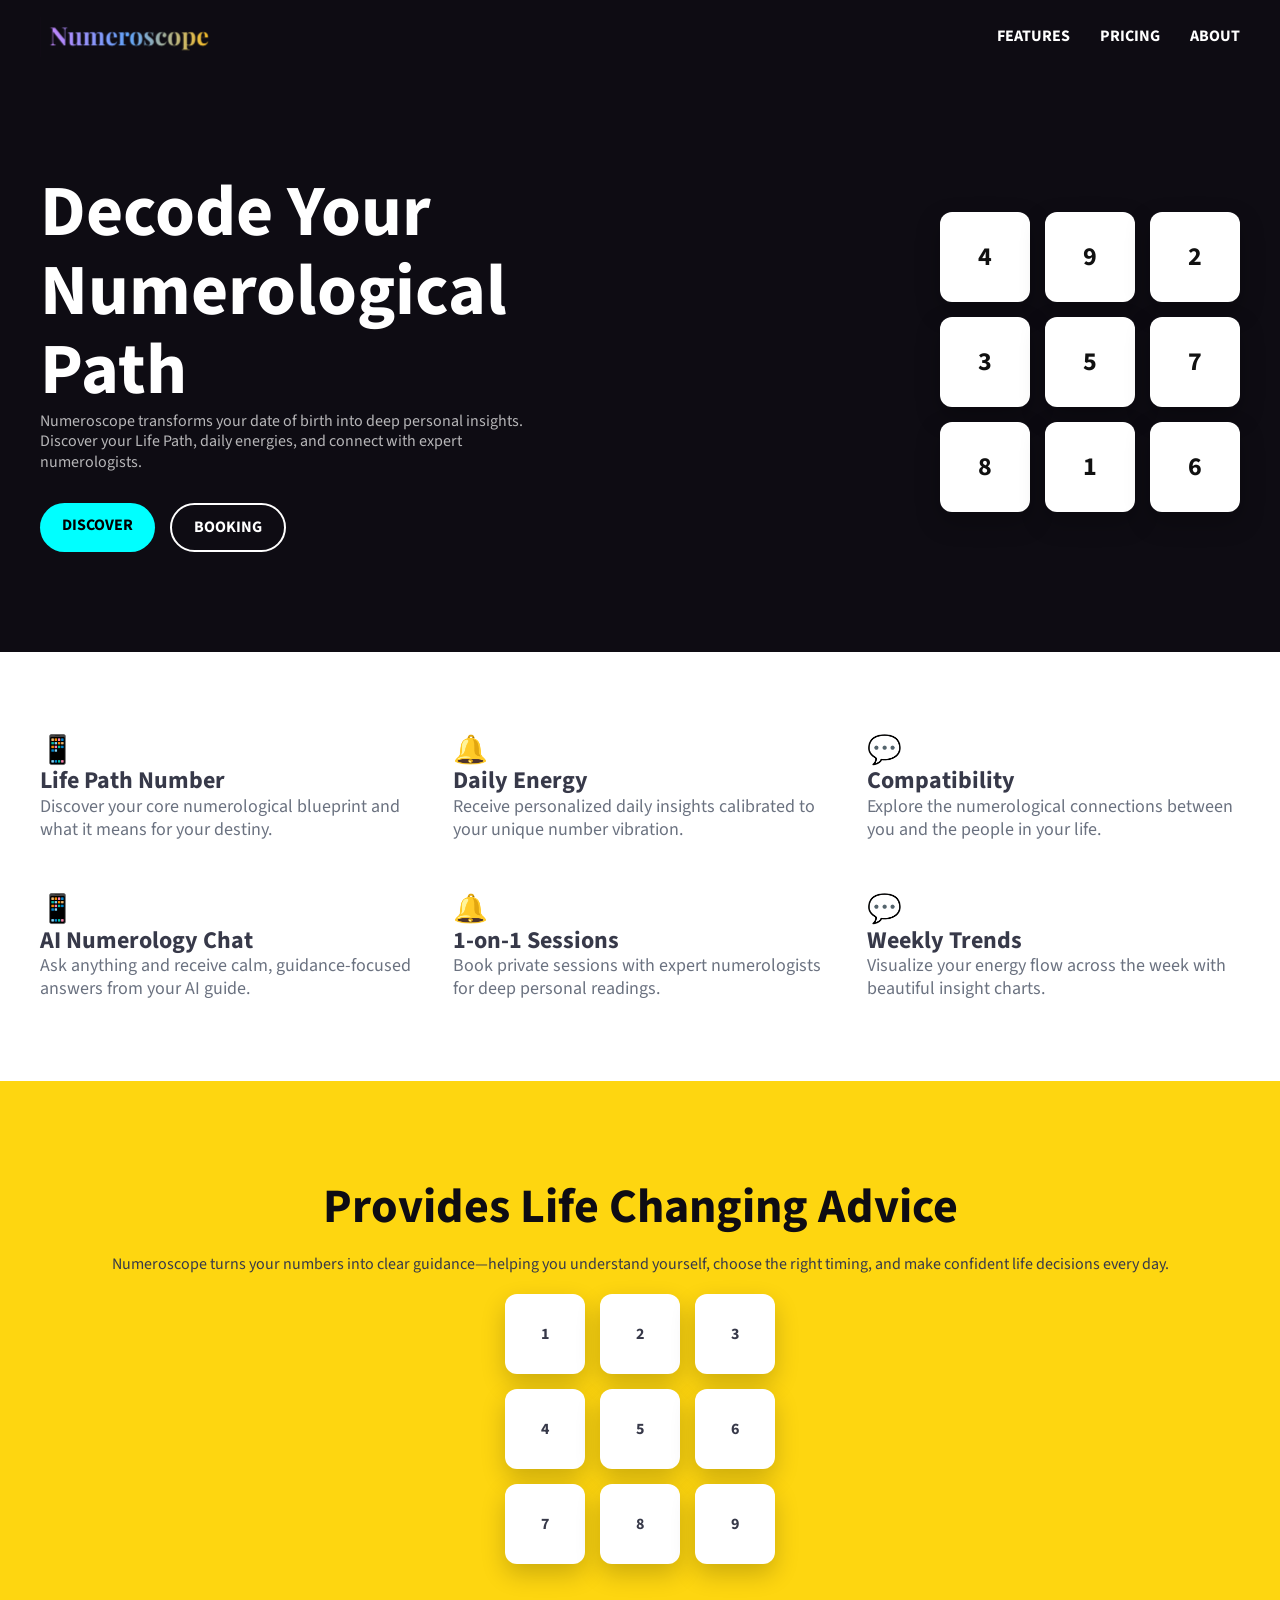
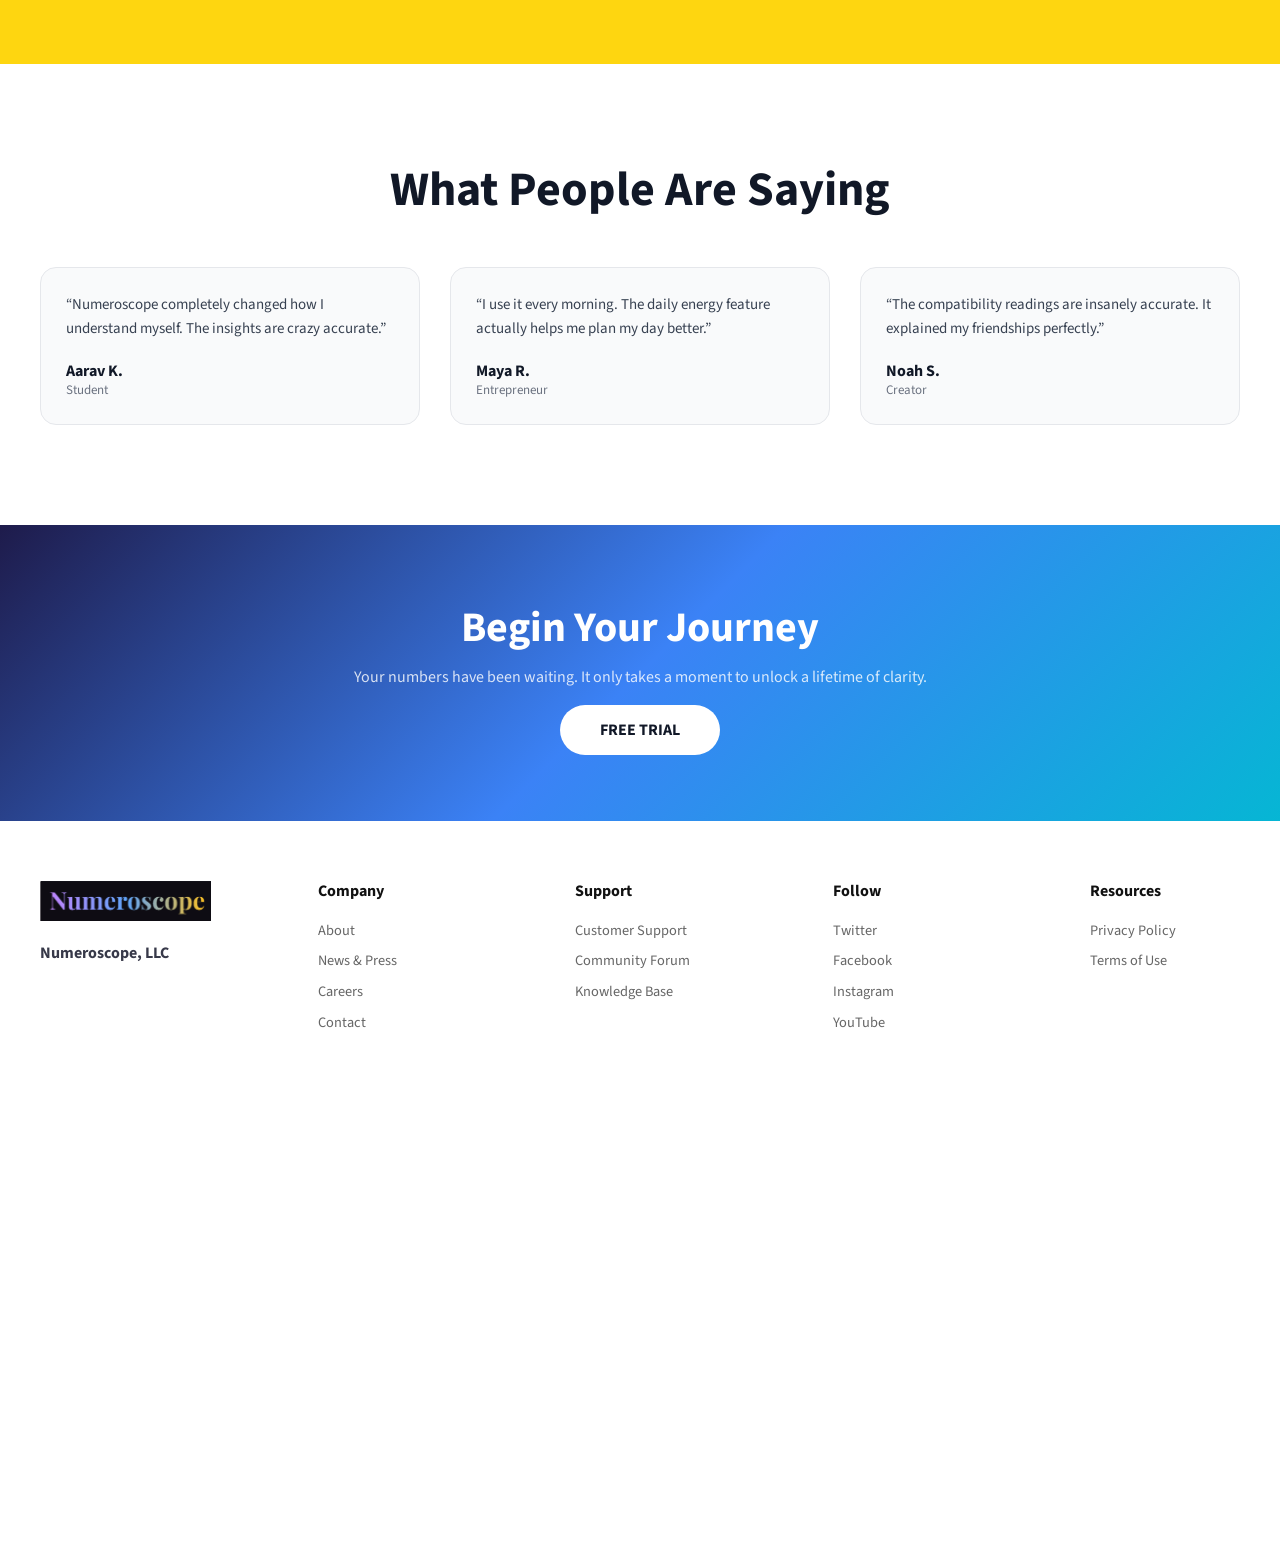
<file: index.html>
<!doctype html>
<html lang="en">
  <head>
    <meta charset="UTF-8" />
    <meta name="viewport" content="width=device-width, initial-scale=1.0" />
    <title>Numeroscope</title>
    <link rel="stylesheet" href="style.css" />
    <script src="script.js" defer></script>
    <link rel="icon" type="image/png" href="/favicon-96x96.png" sizes="96x96" />
    <link rel="icon" type="image/svg+xml" href="/favicon.svg" />
    <link rel="shortcut icon" href="/favicon.ico" />
    <link rel="apple-touch-icon" sizes="180x180" href="/apple-touch-icon.png" />
    <link rel="manifest" href="/site.webmanifest" />
  </head>

  <body>
    <a class="visually-hidden skip" href="#main">Skip to main content</a>

    <header class="topnav">
      <h2 class="visually-hidden">Header</h2>

      <div class="wrapper topnav__wrapper">
        <a href="/" class="topnav__homelink">
          <img
            src="/Images/Logo-Numeroscope.svg"
            alt="Numeroscope Homepage"
            class="topnav_logo"
          />
        </a>

        <nav>
          <ul class="topnav__links">
            <li class="topnav__item">
              <a href="#features" class="topnav__link">Features</a>
            </li>
            <li class="topnav__item">
              <a href="pricing.html#pricing" class="topnav__link">Pricing</a>
            </li>
            <li class="topnav__item">
              <a href="#about" class="topnav__link">About</a>
            </li>
          </ul>
        </nav>
      </div>
    </header>

    <main id="main">
      <section class="hero">
        <div class="wrapper hero__wrapper">
          <!-- LEFT SIDE -->
          <div class="hero__content">
            <h1>Decode Your Numerological Path</h1>

            <p>
              Numeroscope transforms your date of birth into deep personal
              insights. Discover your Life Path, daily energies, and connect
              with expert numerologists.
            </p>

            <div class="hero__buttons">
              <a href="pricing.html#dashboard" class="btn btn-primary"
                >Discover</a
              >
              <a href="pricing.html#sessions" class="btn btn-secondary"
                >Booking</a
              >
            </div>
          </div>

          <!-- LOSHU GRID -->
          <div class="loshu-grid">
            <div>4</div>
            <div>9</div>
            <div>2</div>
            <div>3</div>
            <div>5</div>
            <div>7</div>
            <div>8</div>
            <div>1</div>
            <div>6</div>
          </div>
        </div>
      </section>
      <section id="features" class="features">
        <div class="wrapper features__grid">
          <div class="feature">
            <div class="feature__icon">📱</div>
            <h3>Life Path Number</h3>
            <p>
              Discover your core numerological blueprint and what it means for
              your destiny.
            </p>
          </div>

          <div class="feature">
            <div class="feature__icon">🔔</div>
            <h3>Daily Energy</h3>
            <p>
              Receive personalized daily insights calibrated to your unique
              number vibration.
            </p>
          </div>

          <div class="feature">
            <div class="feature__icon">💬</div>
            <h3>Compatibility</h3>
            <p>
              Explore the numerological connections between you and the people
              in your life.
            </p>
          </div>

          <div class="feature">
            <div class="feature__icon">📱</div>
            <h3>AI Numerology Chat</h3>
            <p>
              Ask anything and receive calm, guidance-focused answers from your
              AI guide.
            </p>
          </div>

          <div class="feature">
            <div class="feature__icon">🔔</div>
            <h3>1-on-1 Sessions</h3>
            <p>
              Book private sessions with expert numerologists for deep personal
              readings.
            </p>
          </div>

          <div class="feature">
            <div class="feature__icon">💬</div>
            <h3>Weekly Trends</h3>
            <p>
              Visualize your energy flow across the week with beautiful insight
              charts.
            </p>
          </div>
        </div>
      </section>
      <section class="highlight">
        <div class="wrapper highlight__wrapper">
          <h2>Provides Life Changing Advice</h2>

          <p class="highlight__text">
            Numeroscope turns your numbers into clear guidance—helping you
            understand yourself, choose the right timing, and make confident
            life decisions every day.
          </p>

          <div class="numerology-visual">
            <div class="grid">
              <span>1</span><span>2</span><span>3</span> <span>4</span
              ><span>5</span><span>6</span> <span>7</span><span>8</span
              ><span>9</span>
            </div>
          </div>
        </div>
      </section>
      <section class="testimonials">
        <div class="wrapper testimonials__wrapper">
          <h2>What People Are Saying</h2>

          <div class="testimonials__grid">
            <div class="testimonial">
              <p>
                “Numeroscope completely changed how I understand myself. The
                insights are crazy accurate.”
              </p>
              <div class="testimonial__user">
                <span class="name">Aarav K.</span>
                <span class="role">Student</span>
              </div>
            </div>

            <div class="testimonial">
              <p>
                “I use it every morning. The daily energy feature actually helps
                me plan my day better.”
              </p>
              <div class="testimonial__user">
                <span class="name">Maya R.</span>
                <span class="role">Entrepreneur</span>
              </div>
            </div>

            <div class="testimonial">
              <p>
                “The compatibility readings are insanely accurate. It explained
                my friendships perfectly.”
              </p>
              <div class="testimonial__user">
                <span class="name">Noah S.</span>
                <span class="role">Creator</span>
              </div>
            </div>
          </div>
        </div>
      </section>
    </main>

    <footer id="about">
      <!-- CTA SECTION -->
      <section class="cta">
        <div class="wrapper cta__wrapper">
          <h2>Begin Your Journey</h2>
          <p>
            Your numbers have been waiting. It only takes a moment to unlock a
            lifetime of clarity.
          </p>
          <a href="pricing.html#pricing" class="btn btn-primary btn-cta"
            >Free Trial</a
          >
        </div>
      </section>

      <!-- MAIN FOOTER -->
      <div class="footer-main">
        <div class="wrapper footer__grid">
          <!-- Brand Column -->
          <div class="footer__col brand">
            <img
              src="/Images/Logo-Numeroscope.svg"
              alt="Numeroscope Logo"
              class="footer__logo"
            />
            <p class="brand-name">Numeroscope, LLC</p>
          </div>

          <!-- Links Columns -->
          <div class="footer__col">
            <h4>Company</h4>
            <a href="#">About</a>
            <a href="#">News & Press</a>
            <a href="#">Careers</a>
            <a href="#">Contact</a>
          </div>

          <div class="footer__col">
            <h4>Support</h4>
            <a href="#">Customer Support</a>
            <a href="#">Community Forum</a>
            <a href="#">Knowledge Base</a>
          </div>

          <div class="footer__col">
            <h4>Follow</h4>
            <a href="#">Twitter</a>
            <a href="#">Facebook</a>
            <a href="#">Instagram</a>
            <a href="#">YouTube</a>
          </div>

          <div class="footer__col">
            <h4>Resources</h4>
            <a href="#">Privacy Policy</a>
            <a href="#">Terms of Use</a>
          </div>
        </div>
      </div>
    </footer>
  </body>
</html>
</file>
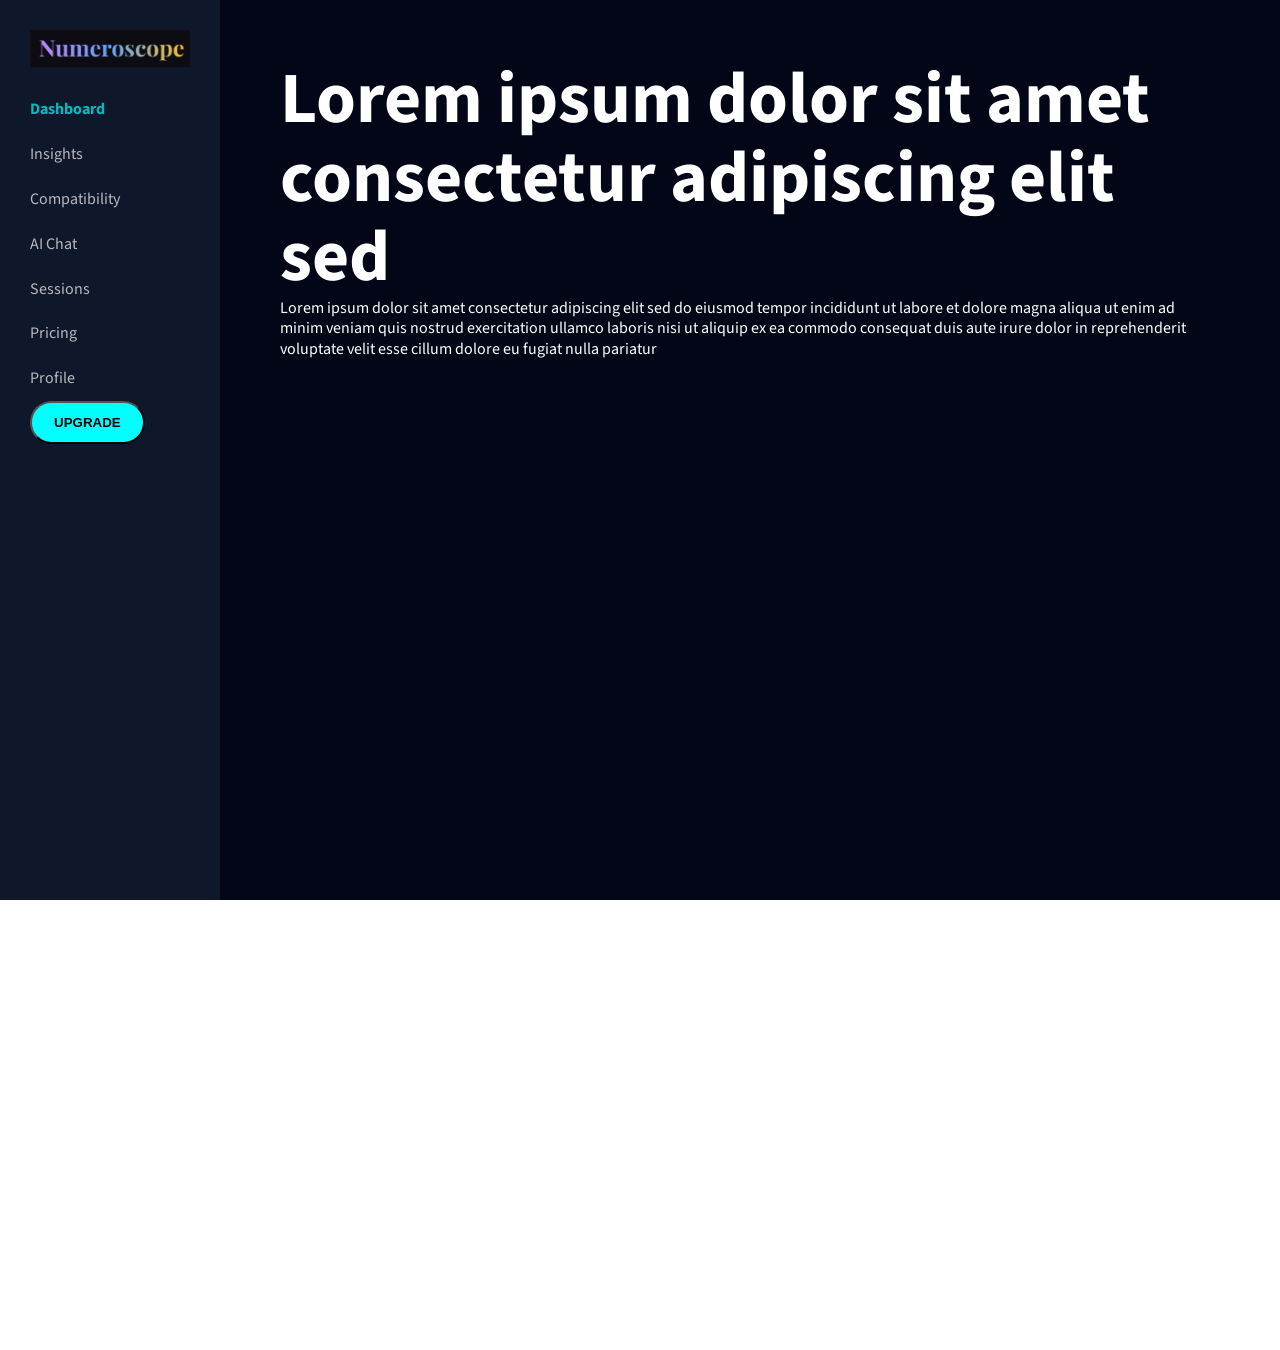
<file: pricing.html>
<!doctype html>
<html lang="en">
  <head>
    <meta charset="UTF-8" />
    <meta name="viewport" content="width=device-width, initial-scale=1.0" />
    <title>Pricing</title>
    <link rel="stylesheet" href="style.css" />
    <script src="script.js" defer></script>
  </head>
  <body>
    <header></header>

    <main id="pricing" class="dashboard">
      <div class="dashboard__wrapper">
        <!-- SIDEBAR -->
        <aside class="sidebar">
          <a href="/" class="topnav__homelink">
            <img
              src="/Images/Logo-Numeroscope.svg"
              alt="Numeroscope Homepage"
              class="topnav_logo"
            />
          </a>

          <ul>
            <li data-page="dashboard" class="active">Dashboard</li>
            <li data-page="insights">Insights</li>
            <li data-page="compatibility">Compatibility</li>
            <li data-page="chat">AI Chat</li>
            <li data-page="sessions">Sessions</li>
            <li data-page="pricing">Pricing</li>
            <li data-page="profile">Profile</li>
          </ul>
          <button class="btn btn-primary">Upgrade</button>
        </aside>

        <!-- MAIN CONTENT -->
        <section class="dashboard__content">
          <h1 id="page-title">
            Lorem ipsum dolor sit amet consectetur adipiscing elit sed
          </h1>

          <p id="page-text">
            Lorem ipsum dolor sit amet consectetur adipiscing elit sed do
            eiusmod tempor incididunt ut labore et dolore magna aliqua ut enim
            ad minim veniam quis nostrud exercitation ullamco laboris nisi ut
            aliquip ex ea commodo consequat duis aute irure dolor in
            reprehenderit voluptate velit esse cillum dolore eu fugiat nulla
            pariatur
          </p>
        </section>
      </div>
    </main>

    <footer></footer>
  </body>
</html>
</file>
<file: style.css>
@layer global, component, utility;

@layer global {
  /* source-sans-3-regular - latin */
  @font-face {
    font-display: swap; /* Check https://developer.mozilla.org/en-US/docs/Web/CSS/@font-face/font-display for other options. */
    font-family: "Source Sans 3";
    font-style: normal;
    font-weight: 400;
    src: url("/fonts/source-sans-3-v19-latin-regular.woff2") format("woff2"); /* Chrome 36+, Opera 23+, Firefox 39+, Safari 12+, iOS 10+ */
  }
  /* source-sans-3-700 - latin */
  @font-face {
    font-display: swap; /* Check https://developer.mozilla.org/en-US/docs/Web/CSS/@font-face/font-display for other options. */
    font-family: "Source Sans 3";
    font-style: normal;
    font-weight: 700;
    src: url("/fonts/source-sans-3-v19-latin-700.woff2") format("woff2"); /* Chrome 36+, Opera 23+, Firefox 39+, Safari 12+, iOS 10+ */
  }

  /* Fonts */
  :root {
    --fs-14: calc(14 / 16 * 1rem);
    --fs-16: calc(16 / 16 * 1rem);
    --fs-24: calc(24 / 16 * 1rem);
    --fs-36: calc(36 / 16 * 1rem);
    --fs-42: calc(42 / 16 * 1rem);
    --fs-48: calc(48 / 16 * 1rem);
    --fs-72: calc(72 / 16 * 1rem);

    --font-size-topnav: var(--fs-14);
    --font-size-h1: var(--fs-42);
    --font-size-h2: var(--fs-36);
    --font-size-h3: var(--fs-24);

    @media (width >= calc(600 / 16 * 1rem)) {
      --font-size-topnav: var(--fs-16);
      --font-size-h1: var(--fs-72);
      --font-size-h2: var(--fs-48);
    }
  }

  /* Colors */
  :root {
    --c-white: hsl(0, 0%, 100%);
    --c-gray-dark: hsl(233, 14%, 25%);
    --c-black: hsl(257, 23%, 6%);
    --c-teal: hsl(180, 100%, 50%);
    --c-transparent: transparent;
    --c-yellow: hsl(50, 99%, 53%);

    --color-main-bg: var(--c-white);
    --color-text-dark: var(--c-gray-dark);
    --color-text-light: var(--c-white);
    --color-header-bg: var(--c-black);
    --color-hero-bg: var(--c-black);
    --color-button-primary-bg: var(--c-teal);
    --color-button-primary-text: var(--c-gray-dark);
    --color-button-secondary-bg: var(--c-transparent);
    --color-button-secondary-border: var(--c-white);
    --color-button-secondary-text: var(--c-white);
    --color-fullwidth-bg: var(--c-yellow);
  }

  *,
  *::before,
  *::after {
    box-sizing: border-box;
  }

  * {
    margin: 0;
  }

  body {
    font-family: "Source Sans 3", Arial, Helvetica, sans-serif;
    line-height: 1.3;
    color: var(--color-text-dark);
    padding-block-end: 50vh; /* TEMPORARY */
  }

  h1,
  h2,
  h3 {
    line-height: 1.1;
  }

  h1 {
    font-size: var(--font-size-h1);
  }

  h2 {
    font-size: var(--font-size-h2);
  }

  h3 {
    font-size: var(--font-size-h3);
  }

  a {
    text-decoration: none;
  }

  img,
  picture,
  svg {
    max-width: 100%;
    display: block;
  }

  .wrapper {
    width: min(calc(100% - 48px), calc(1200 / 16 * 1rem));
    margin-inline: auto;
  }
}

@layer component {
  @layer component {
    /* NAVBAR */
    .topnav {
      background: var(--color-header-bg);
      position: relative;
    }

    .topnav__wrapper {
      display: flex;
      justify-content: space-between; /* This pushes logo to left, nav to right */
      align-items: center;
      padding: 1rem 0; /* Add some breathing room */
    }

    .topnav__links {
      display: flex;
      list-style: none;
      gap: 30px;
      position: static; /* Remove absolute positioning */
      transform: none; /* Remove the translateY */
    }

    .topnav__link {
      color: white;
      font-weight: bold;
      text-transform: uppercase;
    }

    /* HERO */
    .hero {
      background: var(--color-hero-bg);
      color: white;
      padding: 100px 0;
    }

    .hero__wrapper {
      display: flex;
      justify-content: space-between;
      align-items: center;
      gap: 60px;
    }

    .hero__content {
      max-width: 520px;
    }

    .hero__content p {
      color: rgba(255, 255, 255, 0.7);
      margin-bottom: 30px;
    }

    /* BUTTONS */
    .hero__buttons {
      display: flex;
      gap: 15px;
    }

    .btn {
      padding: 12px 22px;
      border-radius: 999px;
      font-weight: bold;
      text-transform: uppercase;
    }

    .btn-primary {
      background: var(--color-button-primary-bg);
      color: black;
    }

    .btn-secondary {
      border: 2px solid white;
      color: white;
    }

    /* LOSHU GRID */
    .loshu-grid {
      display: grid;
      grid-template-columns: repeat(3, 90px);
      gap: 15px;
      justify-content: center;
      align-items: center;
    }

    /* EACH CELL */
    .loshu-grid div {
      width: 90px;
      height: 90px;

      background: #ffffff;
      color: #111;

      font-size: 26px;
      font-weight: 700;

      display: flex;
      align-items: center;
      justify-content: center;

      border-radius: 12px;
      box-shadow: 0 10px 25px rgba(0, 0, 0, 0.25);
      transition: all 0.25s ease;
    }

    /* HOVER */
    .loshu-grid div:hover {
      transform: translateY(-6px) scale(1.05);
    }

    /* MOBILE */
    @media (max-width: 600px) {
      .loshu-grid {
        grid-template-columns: repeat(3, 65px);
      }

      .loshu-grid div {
        width: 65px;
        height: 65px;
        font-size: 18px;
      }
    }

    /* FEATURES */
    .features {
      padding: 80px 0;
      background: #fff;
    }

    .features__grid {
      display: grid;
      grid-template-columns: repeat(3, 1fr);
      gap: 50px 40px;
    }

    .feature__icon {
      color: var(--color-button-primary-bg);
      font-size: 28px;
    }

    .feature h3 {
      font-size: 24px;
    }

    .feature p {
      font-size: 18px;
      color: #6b7280;
    }

    /* ✅ YELLOW SECTION (NOW WORKS) */
    .highlight {
      background: var(--color-fullwidth-bg);
      padding: 100px 0;
      text-align: center;
    }

    .highlight h2 {
      color: var(--c-black); /* Much better legibility on yellow */
    }
    .highlight p {
      color: var(--c-gray-dark);
      padding: 20px;
    }

    /* VISUAL */
    .numerology-visual {
      display: flex;
      justify-content: center;
    }

    .grid {
      display: grid;
      grid-template-columns: repeat(3, 80px);
      gap: 15px;
    }

    .grid span {
      background: white;
      height: 80px;
      display: flex;
      align-items: center;
      justify-content: center;
      border-radius: 12px;
      font-weight: bold;
      box-shadow: 0 10px 25px rgba(0, 0, 0, 0.2);
    }

    /* RESPONSIVE */
    @media (max-width: 900px) {
      .hero__wrapper {
        flex-direction: column;
        text-align: center;
      }

      .features__grid {
        grid-template-columns: repeat(2, 1fr);
      }
    }

    @media (max-width: 500px) {
      .features__grid {
        grid-template-columns: 1fr;
      }
    }
    /* TESTIMONIALS */
    .testimonials {
      background: #ffffff; /* white background */
      color: #111827; /* dark text */
      padding: 100px 0;
      text-align: center;
    }

    .testimonials h2 {
      margin-bottom: 50px;
    }

    /* GRID */
    .testimonials__grid {
      display: grid;
      grid-template-columns: repeat(3, 1fr);
      gap: 30px;
    }

    /* CARD */
    .testimonial {
      background: #f9fafb; /* light gray card */
      padding: 25px;
      border-radius: 16px;
      text-align: left;
      border: 1px solid #e5e7eb;
      transition: 0.3s;
    }

    /* HOVER */
    .testimonial:hover {
      transform: translateY(-6px);
      box-shadow: 0 10px 25px rgba(0, 0, 0, 0.1);
    }

    /* TEXT */
    .testimonial p {
      font-size: 15px;
      line-height: 1.6;
      margin-bottom: 20px;
      color: #374151; /* darker gray text */
    }

    /* USER */
    .testimonial__user {
      display: flex;
      flex-direction: column;
    }

    .testimonial .name {
      font-weight: 700;
      color: #111827;
    }

    .testimonial .role {
      font-size: 13px;
      color: #6b7280;
    }

    /* RESPONSIVE */
    @media (max-width: 900px) {
      .testimonials__grid {
        grid-template-columns: repeat(2, 1fr);
      }
    }

    @media (max-width: 500px) {
      .testimonials__grid {
        grid-template-columns: 1fr;
      }
    }
    /* CTA SECTION (BLUE) */
    .cta {
      background: linear-gradient(135deg, #063449, #1292cd);
      color: white;
      padding: 100px 0;
      text-align: center;
    }

    .cta h2 {
      margin-bottom: 15px;
    }

    .cta p {
      margin-bottom: 30px;
      color: rgba(255, 255, 255, 0.9);
    }

    /* Make button pop on blue */
    .cta .btn-primary {
      background: white;
      color: #111827;
    }

    .cta .btn-primary:hover {
      transform: translateY(-3px);
    }

    /* About */
    .about {
      font-size: 18px;
    }
    /* CTA BANNER */
    .cta {
      background: linear-gradient(
        135deg,
        #1e1b4b 0%,
        #3b82f6 50%,
        #06b6d4 100%
      );
      color: white;
      padding: 80px 0;
      text-align: center;
    }

    .cta h2 {
      font-size: var(--fs-42);
      margin-bottom: 1rem;
    }

    .cta p {
      margin-bottom: 2rem;
      opacity: 0.9;
    }

    .btn-cta {
      background: white;
      color: #1e1b4b;
      padding: 14px 40px;
    }

    /* FOOTER GRID */
    .footer-main {
      padding: 60px 0;
      background: white;
    }

    .footer__grid {
      display: flex;
      justify-content: space-between;
      flex-wrap: wrap; /* Allows stacking on mobile */
      gap: 40px;
    }

    .footer__col {
      display: flex;
      flex-direction: column;
      gap: 12px;
      min-width: 150px;
    }

    .footer__col h4 {
      font-size: 1rem;
      color: #111;
      margin-bottom: 8px;
    }

    .footer__col a {
      color: #666;
      font-size: 0.9rem;
      transition: color 0.2s;
    }

    .footer__col a:hover {
      color: var(--c-teal);
    }

    .footer__logo {
      height: 40px;
      width: auto;
    }

    .brand-name {
      font-weight: bold;
      margin-top: 10px;
    }

    /* MOBILE RESPONSIVE STACKING */
    @media (max-width: 768px) {
      .footer__grid {
        flex-direction: column; /* Stacks everything vertically */
        text-align: center;
        align-items: center;
      }

      .footer__col {
        width: 100%;
      }
    }

    /* DASHBOARD LAYOUT */
    .dashboard {
      background: #020617;
      color: white;
      min-height: 100vh;
    ;
    }

    .dashboard__wrapper {
      display: flex;
    }

    /* SIDEBAR */
    .sidebar {
      width: 220px;
      background: #0f172a;
      padding: 30px;
      min-height: 100vh;
    }

    .sidebar ul {
      list-style: none;
      padding: 0;
      margin-top: 20px;
    }

    .sidebar li {
      padding: 12px 0;
      opacity: 0.7;
      cursor: pointer;
    }

    .sidebar li.active {
      color: var(--c-teal);
      font-weight: bold;
    }

    /* CONTENT */
    .dashboard__content {
      flex: 1;
      padding: 60px;
    }

    /* SIMPLE CARDS */
    .pricing__grid {
      display: flex;
      gap: 30px;
      margin-top: 40px;
    }

    .pricing__card {
      background: #0f172a;
      padding: 30px;
      border-radius: 16px;
      width: 250px;
    }
    
  }
  @layer utility {
    .visually-hidden {
      position: absolute;
      left: -10000px;
      top: auto;
      width: 1px;
      height: 1px;
      overflow: hidden;

      &.skip:focus {
        left: 0;
        width: auto;
        height: auto;
        background: #fff;
        padding: 10px;
        border: 1px solid;
      }
    }
  }
}
</file>
